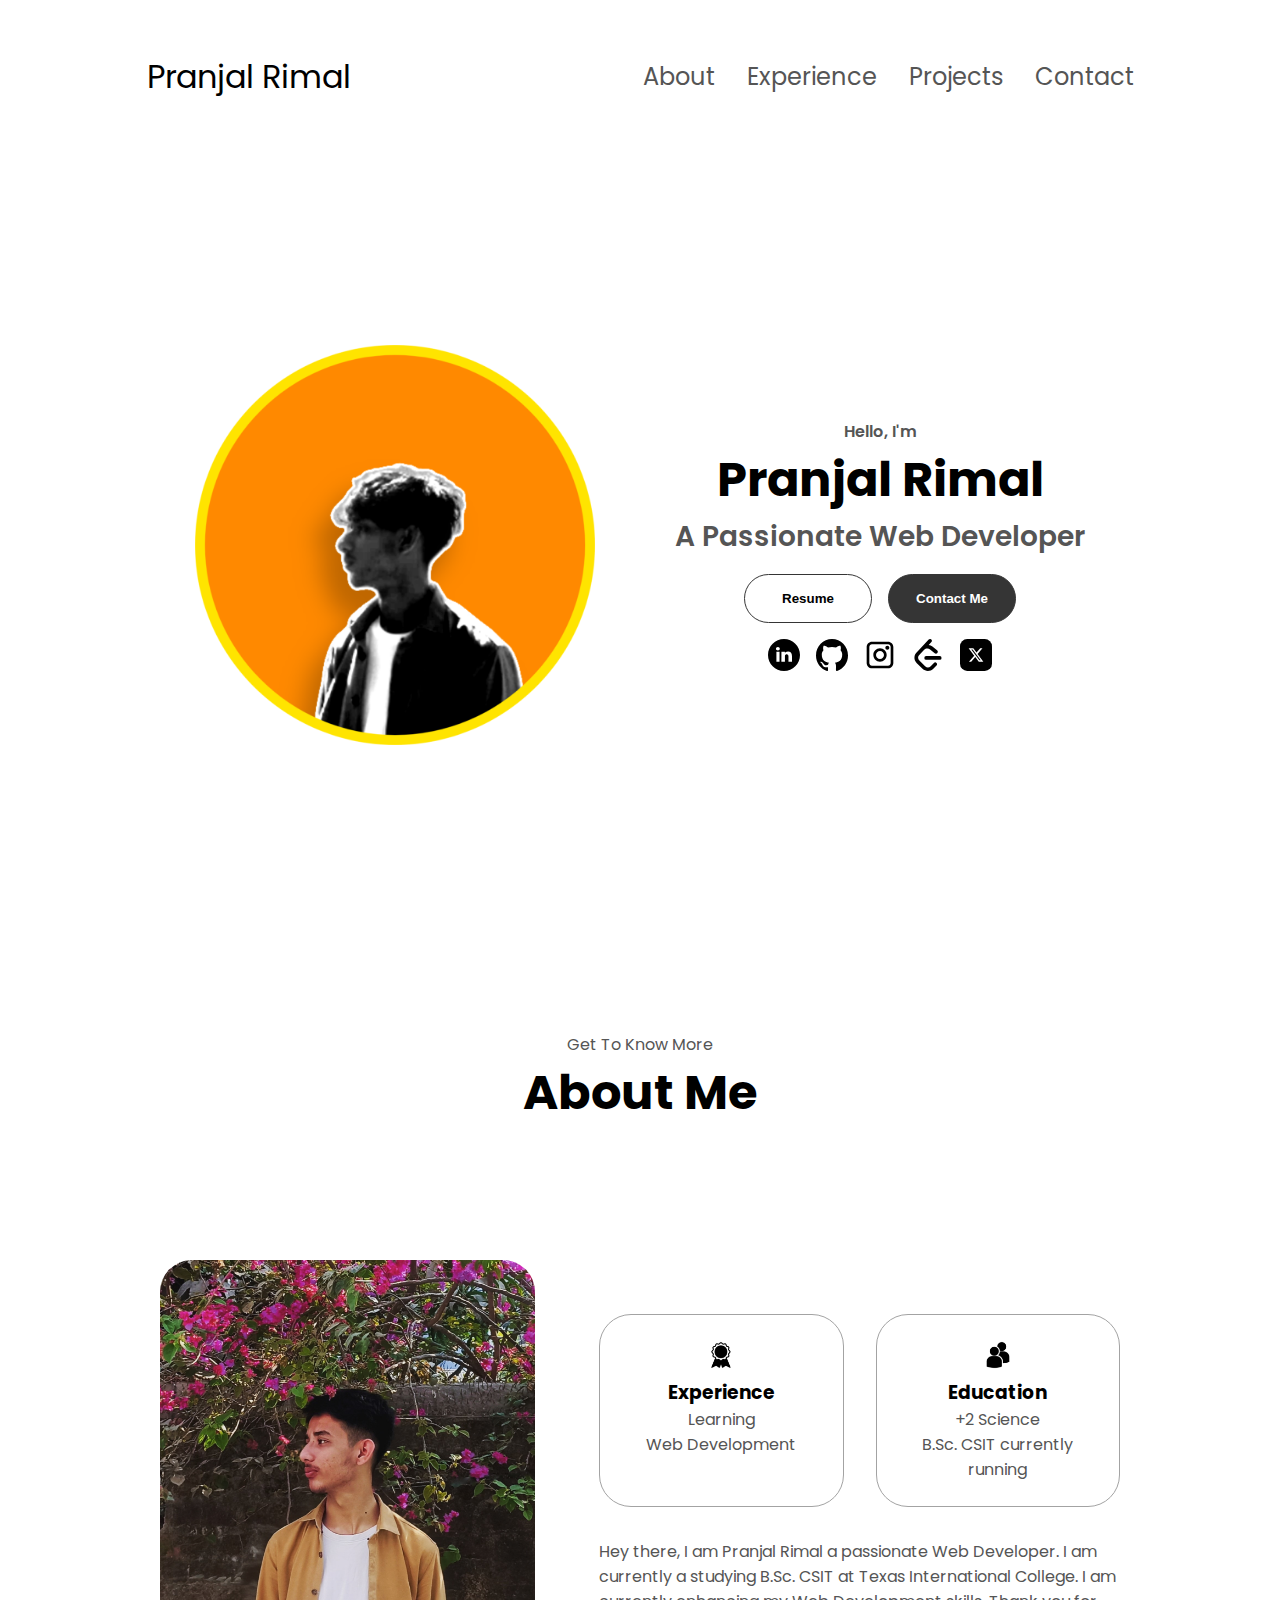
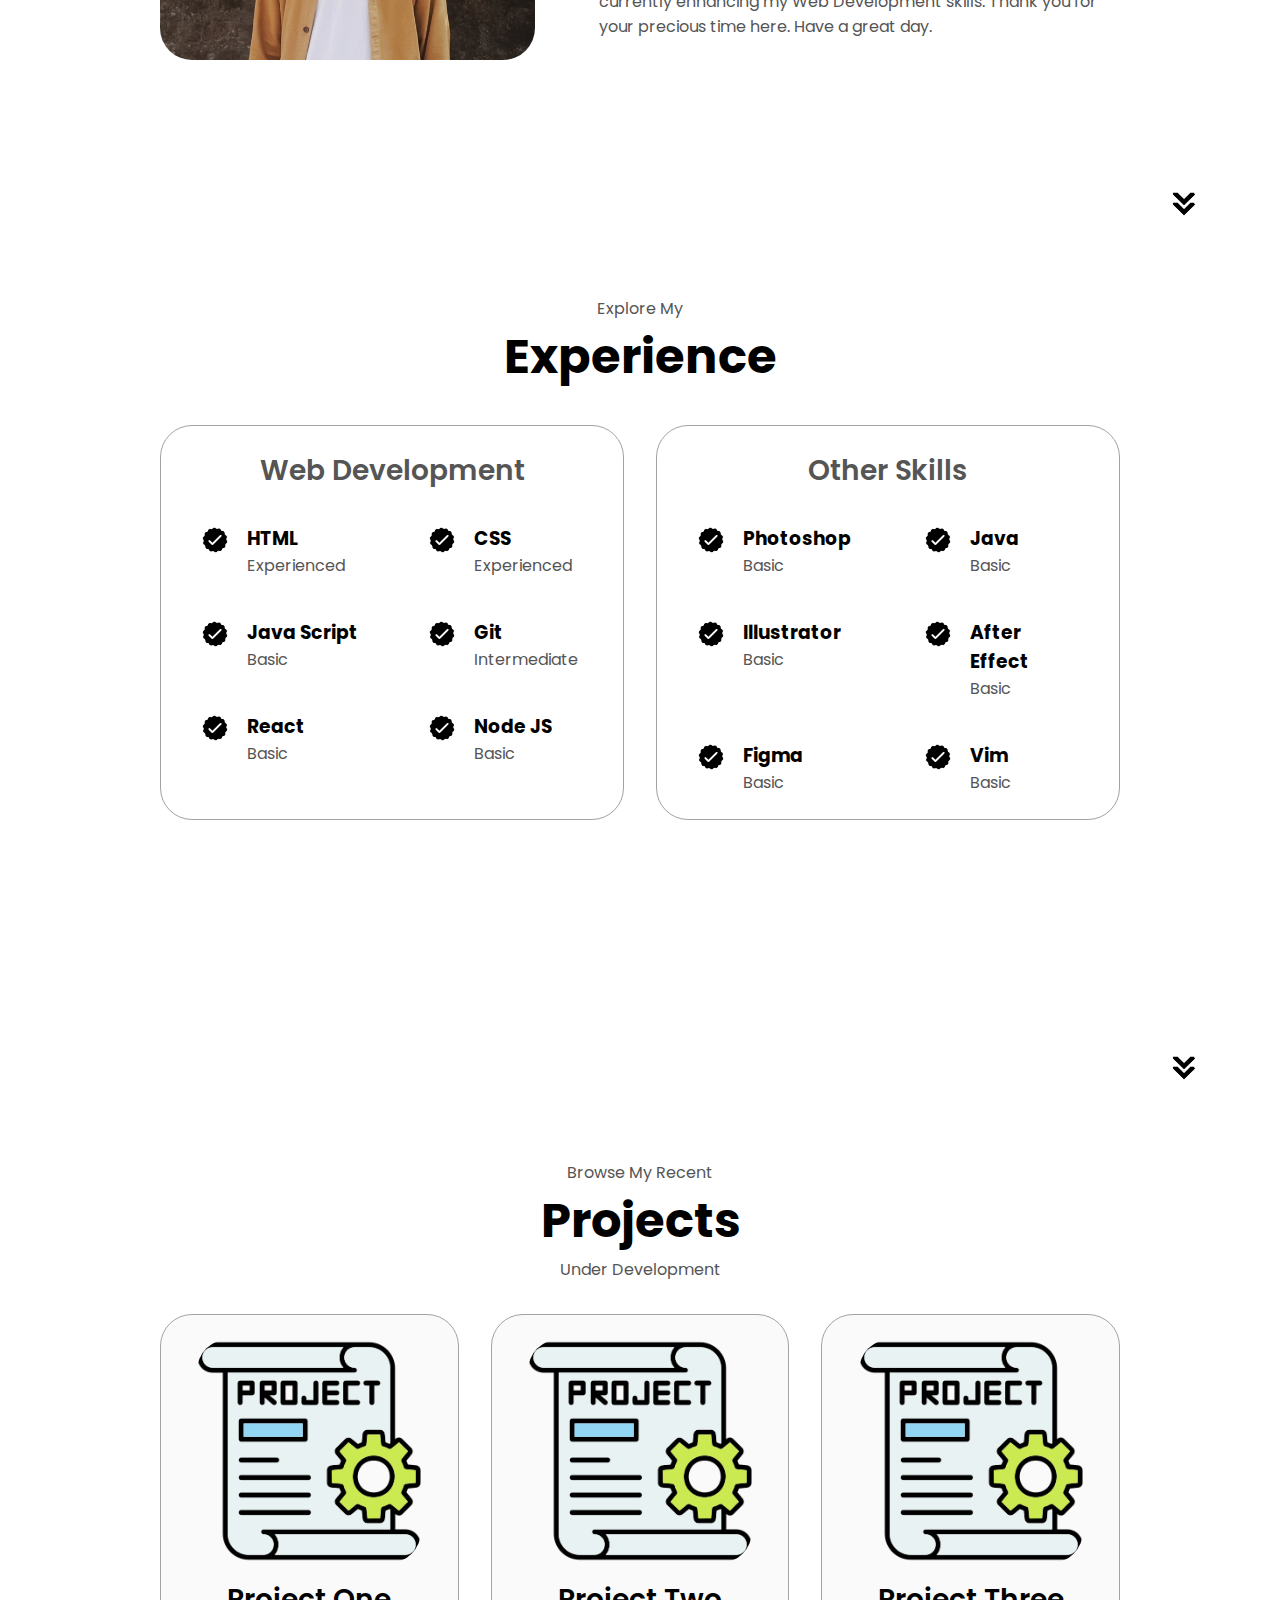
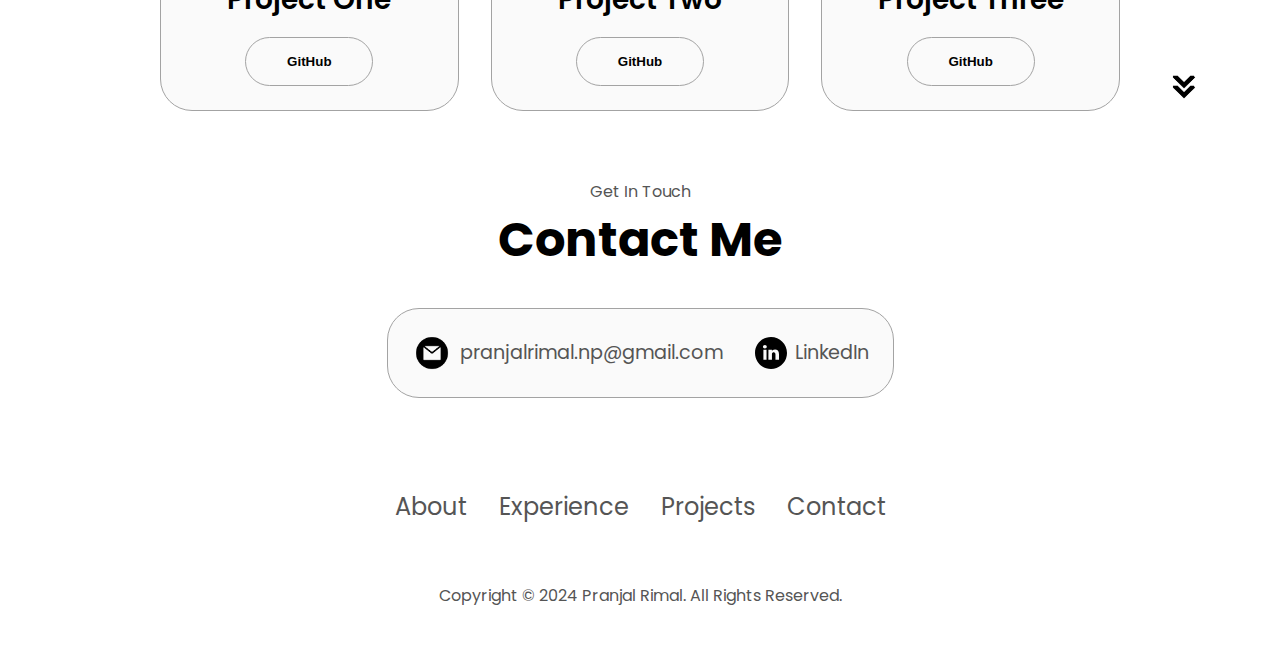
<file: index.html>
<!DOCTYPE html>
<html lang="en">
<head>
    <meta charset="UTF-8">
    <meta name="viewport" content="width=device-width, initial-scale=1.0">
    <title>My Portfolio</title>
    <link rel="shortcut icon" href="./Assets/profile-pic.png" type="./Assets/profile-pic.png">
    <link rel="stylesheet" href="styles.css">
    <link rel="stylesheet" href="mediaqueries.css">
</head>
<body>
    <nav id="desktop-nav">
        <div class="logo">Pranjal Rimal</div>
        <div class="nav-link">
            <ul>
                <li><a href="#about">About</a></li>
                <li><a href="#experience">Experience</a></li>
                <li><a href="#projects">Projects</a></li>
                <li><a href="#contact">Contact</a></li>
            </ul>
        </div>
    </nav>
    <nav id="hamburger-nav">
        <div class="logo">Pranjal Rimal</div>
        <div class="hamburger-menu">
            <div class="hamburger-icon" onclick="toggleMenu()">
                <span></span>
                <span></span>
                <span></span>
            </div>
            <div class="menu-links">
                <li><a href="#about" onclick="toggleMenu()">About</a></li>
                <li><a href="#experience" onclick="toggleMenu()">Experience</a></li>
                <li><a href="#projects" onclick="toggleMenu()">Projects</a></li>
                <li><a href="#contact" onclick="toggleMenu()">Contact</a></li>
            </div>
        </div>
    </nav>
    <section id="profile">
        <div class="section__pic-container">
            <img src="./Assets/profile-pic.png" alt="Pranjal Rimal profile profile pic">
        </div>
        <div class="section__text">
            <p class="section__text__p1">Hello, I'm</p>
            <h1 class="title">Pranjal Rimal</h1>
            <p class="section__text__p2">A Passionate Web Developer</p>
            <div class="btn-container">
                <button class="btn btn-color-2" onclick="window.open('./Assets/resume.pdf')">Resume</button>
                <button class="btn btn-color-1" onclick="location.href='#contact'">Contact Me</button>
            </div>
            <div class="socials-container">
                <img src="./Assets/linkedin.svg" alt="LinkedIn" class="icon" onclick="location.href='https://www.linkedin.com/in/pranzal/'"">
                <img src="./Assets/github.svg" alt="Git Hub" class="icon" onclick="location.href='https://github.com/impranzal'"">
                <img src="./Assets/instagram.svg" alt="Instagram" class="icon" onclick="location.href='https://www.instagram.com/_pranzalfr'"">
                <img src="./Assets/leetcode.svg" alt="Leet Code" class="icon" onclick="location.href='https://leetcode.com/profile/impranjal'"">
                <img src="./Assets/x.svg" alt="X" class="icon" onclick="location.href='https://x.com/_pranzalfr'"">
            </div>
        </div>
    </section>
    <section id="about">
        <p class="section__text__p1">Get To Know More</p>
        <h1 class="title">About Me</h1>
        <div class="section-container">
            <div class="section__pic-container">
                <img src="./Assets/P2.jpg" alt="Profile Picture" class="about-pic">
            </div>
            <div class="about-details-container">
                <div class="about-containers">
                    <div class="details-container">
                        <img src="./Assets/experience.png" alt="Experience" class="icon">
                        <h3>Experience</h3>
                        <p>Learning <br>Web Development</p>
                    </div>
                    <div class="details-container">
                        <img src="./Assets/education.png" alt="Education" class="icon">
                        <h3>Education</h3>
                        <p>+2 Science <br>B.Sc. CSIT currently running</p>
                    </div>
                </div>
                <div class="text-container">
                    <p>Hey there, I am Pranjal Rimal a passionate Web Developer. I am currently a studying B.Sc. CSIT at <a href="https://texasintl.edu.np/" class="texas" target="_blank">Texas International College.</a> I am currently enhancing my Web Development skills. Thank you for your precious time here. Have a great day.</p>
                </div>
            </div>
        </div>
        <img src="./Assets/arrow.png" alt="Arrow Icon" class="icon arrow" onclick="location.href='./#experience'">
    </section>
    <section id="experience">
        <p class="section__text__p1">Explore My</p>
        <h1 class="title">Experience</h1>
        <div class="experience-details-container">
            <div class="about-containers">
                <div class="details-container">
                    <h2 class="experience-subtitle">Web Development</h2>
                    <div class="article-container">
                        <article>
                            <img src="./Assets/checkmark.png" alt="Experience Icon" class="icon">
                            <div>
                                <h3>HTML</h3>
                                <p>Experienced</p>
                            </div>
                        </article>
                        <article>
                            <img src="./Assets/checkmark.png" alt="Experience Icon" class="icon">
                            <div>
                                <h3>CSS</h3>
                                <p>Experienced</p>
                            </div>
                        </article>
                        <article>
                            <img src="./Assets/checkmark.png" alt="Experience Icon" class="icon">
                            <div>
                                <h3>Java Script</h3>
                                <p>Basic</p>
                            </div>
                        </article>
                        <article>
                            <img src="./Assets/checkmark.png" alt="Experience Icon" class="icon">
                            <div>
                                <h3>Git</h3>
                                <p>Intermediate</p>
                            </div>
                        </article>
                        <article>
                            <img src="./Assets/checkmark.png" alt="Experience Icon" class="icon">
                            <div>
                                <h3>React</h3>
                                <p>Basic</p>
                            </div>
                        </article>
                        <article>
                            <img src="./Assets/checkmark.png" alt="Experience Icon" class="icon">
                            <div>
                                <h3>Node JS</h3>
                                <p>Basic</p>
                            </div>
                        </article>
                    </div>
                </div>
                <div class="details-container">
                    <h2 class="experience-subtitle">Other Skills</h2>
                    <div class="article-container">
                        <article>
                            <img src="./Assets/checkmark.png" alt="Experience Icon" class="icon">
                            <div>
                                <h3>Photoshop</h3>
                                <p>Basic</p>
                            </div>
                        </article>
                        <article>
                            <img src="./Assets/checkmark.png" alt="Experience Icon" class="icon">
                            <div>
                                <h3>Java</h3>
                                <p>Basic</p>
                            </div>
                        </article>
                        <article>
                            <img src="./Assets/checkmark.png" alt="Experience Icon" class="icon">
                            <div>
                                <h3>Illustrator</h3>
                                <p>Basic</p>
                            </div>
                        </article>
                        <article>
                            <img src="./Assets/checkmark.png" alt="Experience Icon" class="icon">
                            <div>
                                <h3>After Effect</h3>
                                <p>Basic</p>
                            </div>
                        </article>
                        <article>
                            <img src="./Assets/checkmark.png" alt="Experience Icon" class="icon">
                            <div>
                                <h3>Figma</h3>
                                <p>Basic</p>
                            </div>
                        </article>
                        <article>
                            <img src="./Assets/checkmark.png" alt="Experience Icon" class="icon">
                            <div>
                                <h3>Vim</h3>
                                <p>Basic</p>
                            </div>
                        </article>
                    </div>
                </div>
            </div>
        </div>
        <img src="./Assets/arrow.png" alt="Arrow Icon" class="icon arrow" onclick="location.href='./#projects'">
    </section>
    <section id="projects">
        <p class="section__text__p1">Browse My Recent</p>
        <h1 class="title">Projects</h1>
        <p class="section__text__p1">Under Development</p>
        <div class="experience-details-container">
            <div class="about-containers">
            <div class="details-container color-container">
                <div class="article-container">
                    <img src="./Assets/project.png" alt="Project 1" class="project-img">
                </div>
                <h2 class="experience-subtitle project-title">Project One</h2>
                <div class="btn-container">
                    <button class="btn btn-color-2 project-btn" onclick="location.href='https://github.com/impranzal'">
                        GitHub
                    </button>
                </div>
            </div>
            <div class="details-container color-container">
                <div class="article-container">
                    <img src="./Assets/project.png" alt="Project 1" class="project-img">
                </div>
                <h2 class="experience-subtitle project-title">Project Two</h2>
                <div class="btn-container">
                    <button class="btn btn-color-2 project-btn" onclick="location.href='https://github.com/impranzal'">
                        GitHub
                    </button>
                </div>
            </div>
            <div class="details-container color-container">
                <div class="article-container">
                    <img src="./Assets/project.png" alt="Project 1" class="project-img">
                </div>
                <h2 class="experience-subtitle project-title">Project Three</h2>
                <div class="btn-container">
                    <button class="btn btn-color-2 project-btn" onclick="location.href='https://github.com/impranzal'">
                        GitHub
                    </button>
                </div>
            </div>
            </div>
        </div>
        <img src="./Assets/arrow.png" alt="Arrow Icon" class="icon arrow" onclick="location.href='./#contact'">
    </section>
    <section id="contact">
        <p class="section__text__p1">Get In Touch</p>
        <h1 class="title">Contact Me</h1>
        <div class="contact-info-upper-container">
            <div class="contact-info-container">
                <img src="./Assets/email.png" alt="email" class="icon contact-icon email-icon">
                <p><a href="mailto:pranjalrimal.np@gmail.com">pranjalrimal.np@gmail.com</a></p>
            </div>
            <div class="contact-info-container">
                <img src="./Assets/linkedin.svg" alt="email" class="icon contact-icon">
                <p><a href="https://linkedin.com/in/pranzal">LinkedIn</a></p>
            </div>
        </div>
    </section>
    <footer>
        <nav>
            <div class="nav-links-container">
                <div class="nav-link">
                    <ul>
                        <li><a href="#about">About</a></li>
                        <li><a href="#experience">Experience</a></li>
                        <li><a href="#projects">Projects</a></li>
                        <li><a href="#contact">Contact</a></li>
                    </ul>
                </div>
            </div>
        </nav>
        <p>Copyright &#169; 2024 Pranjal Rimal. All Rights Reserved.</p>
    </footer>
    <script src="script.js"></script>
</body>
</html>
</file>
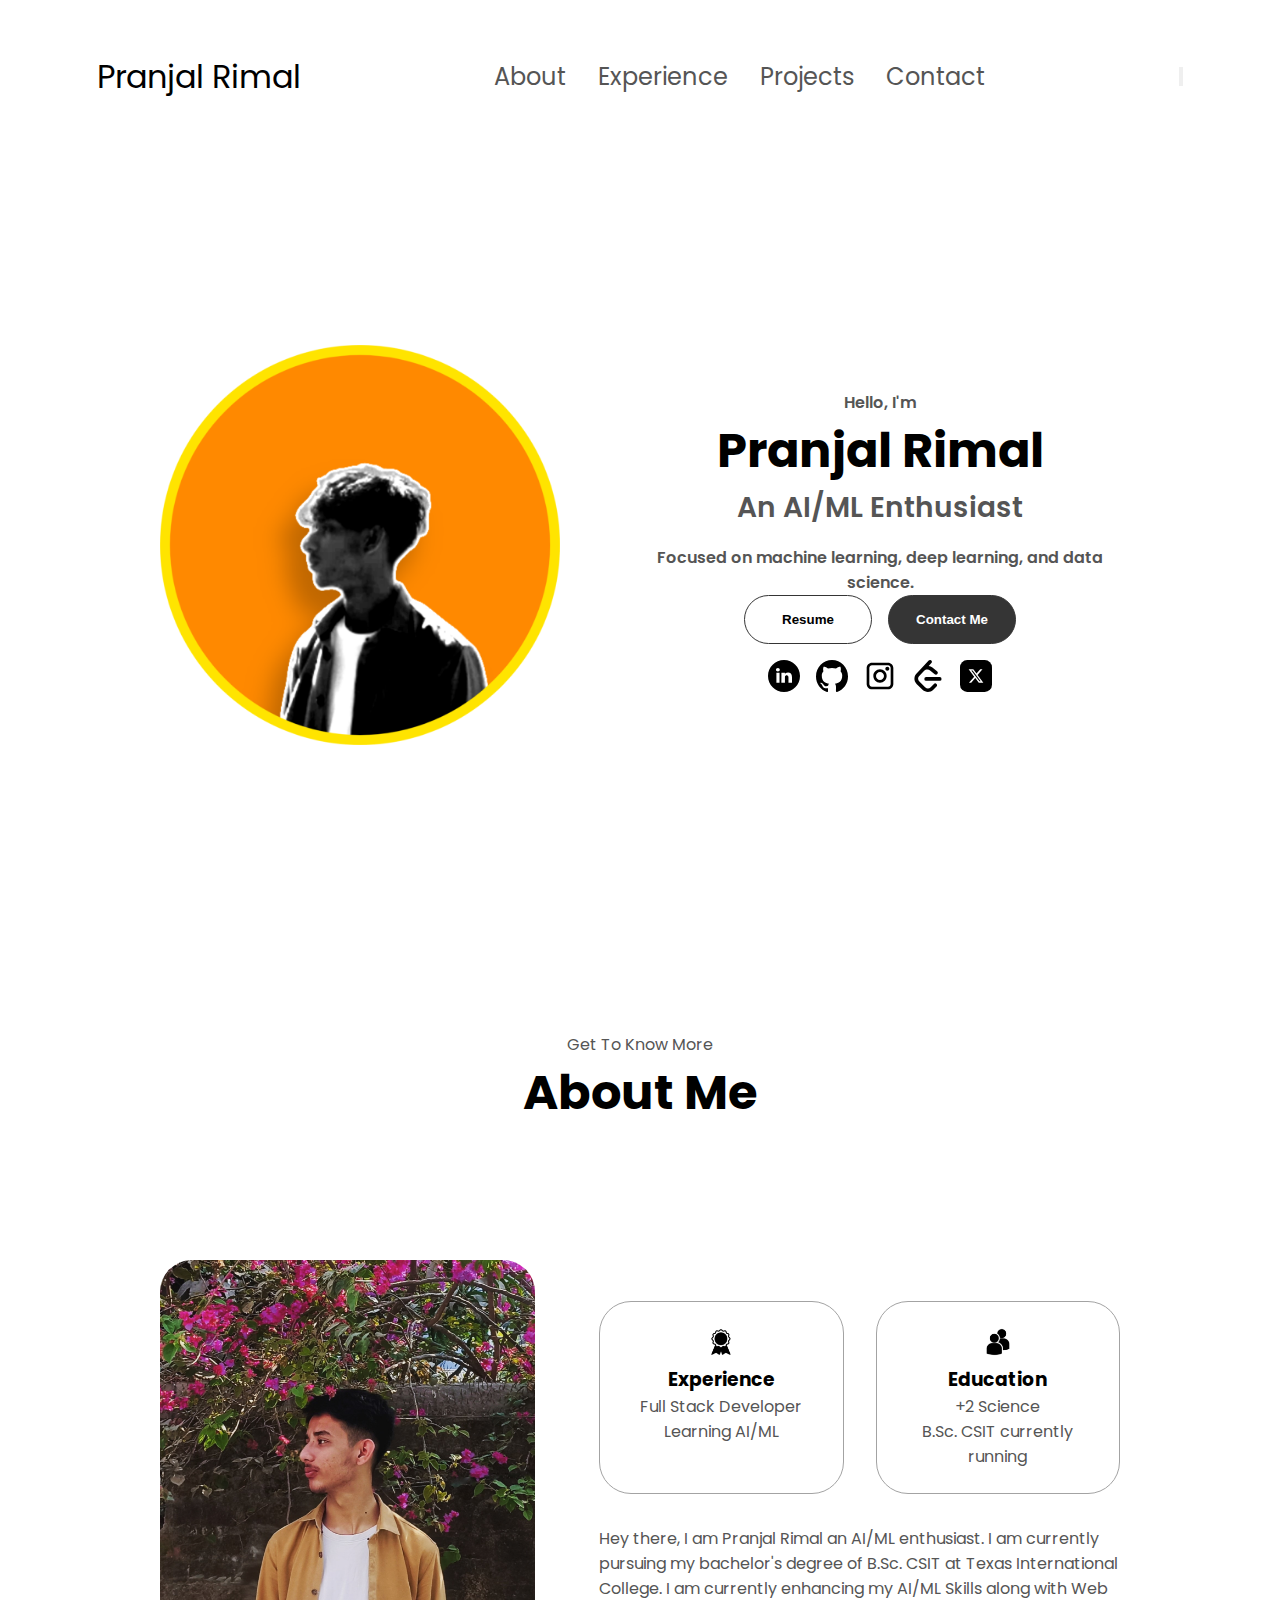
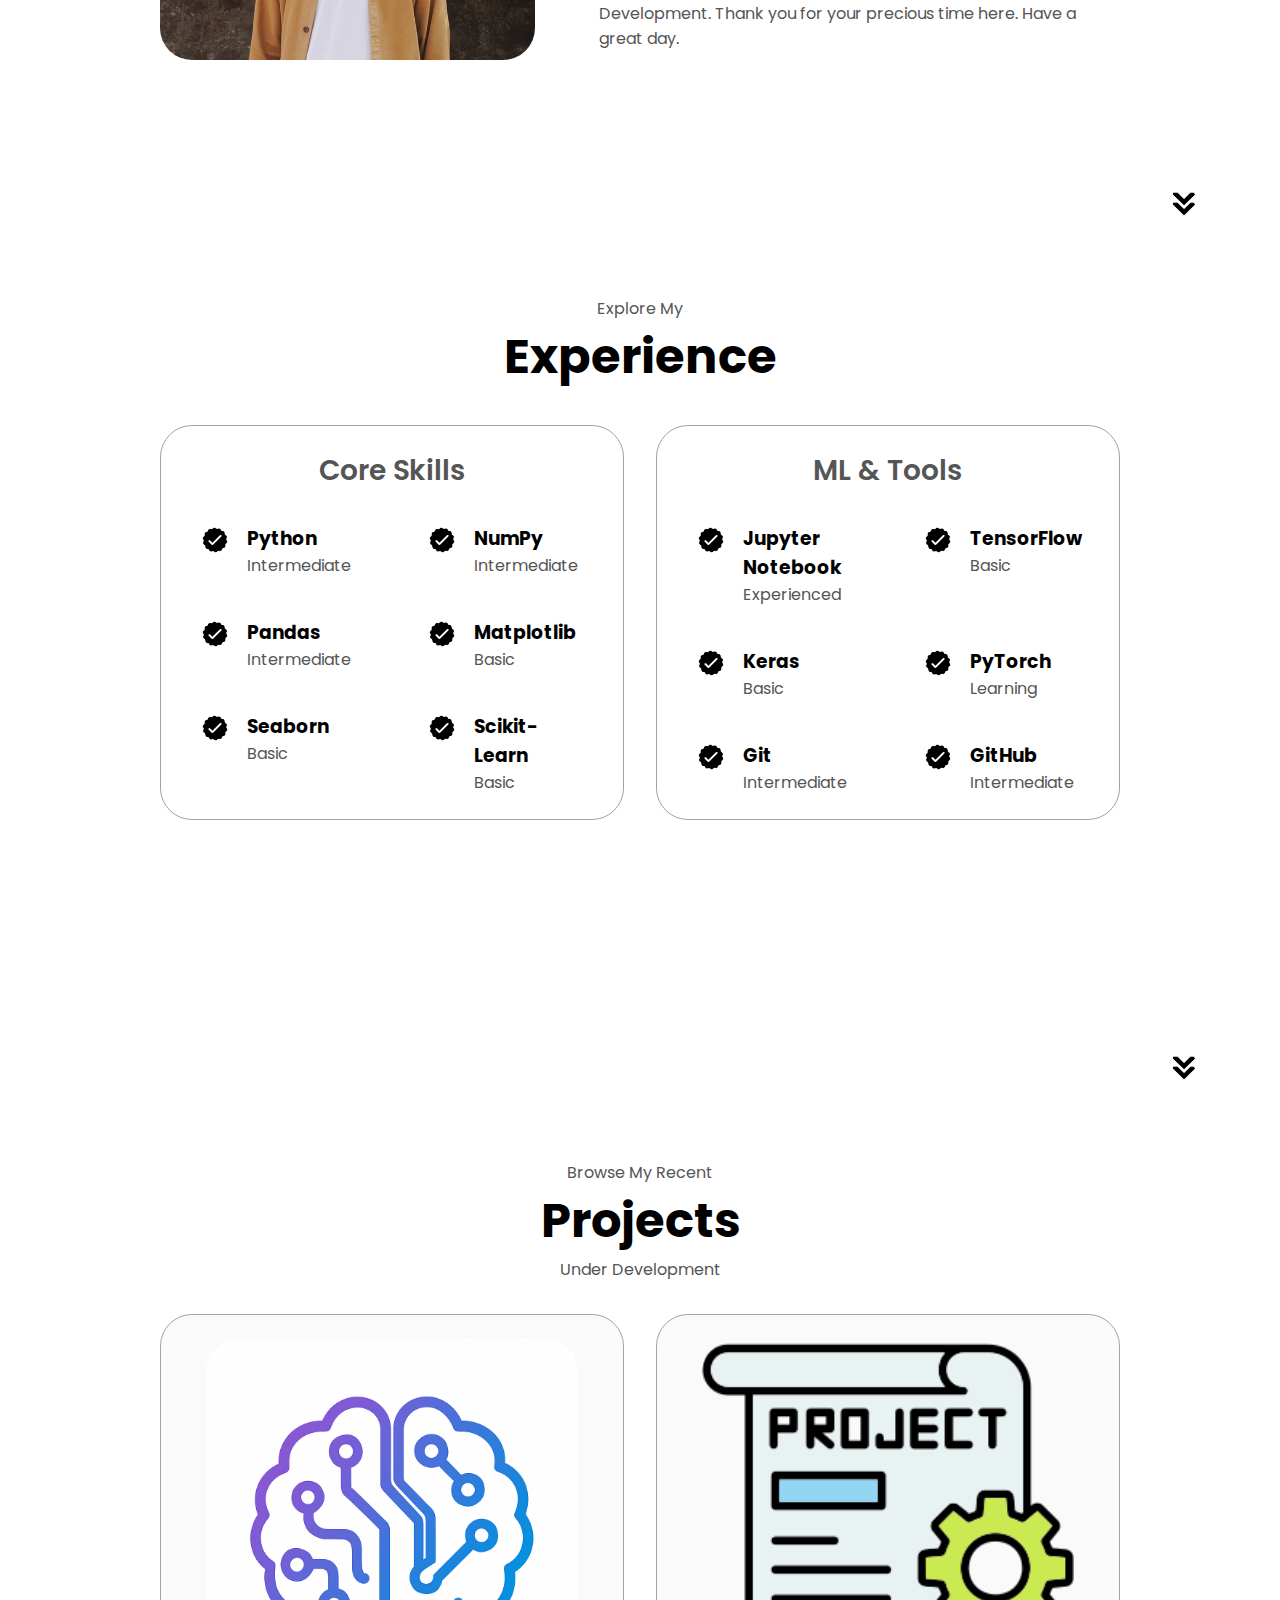
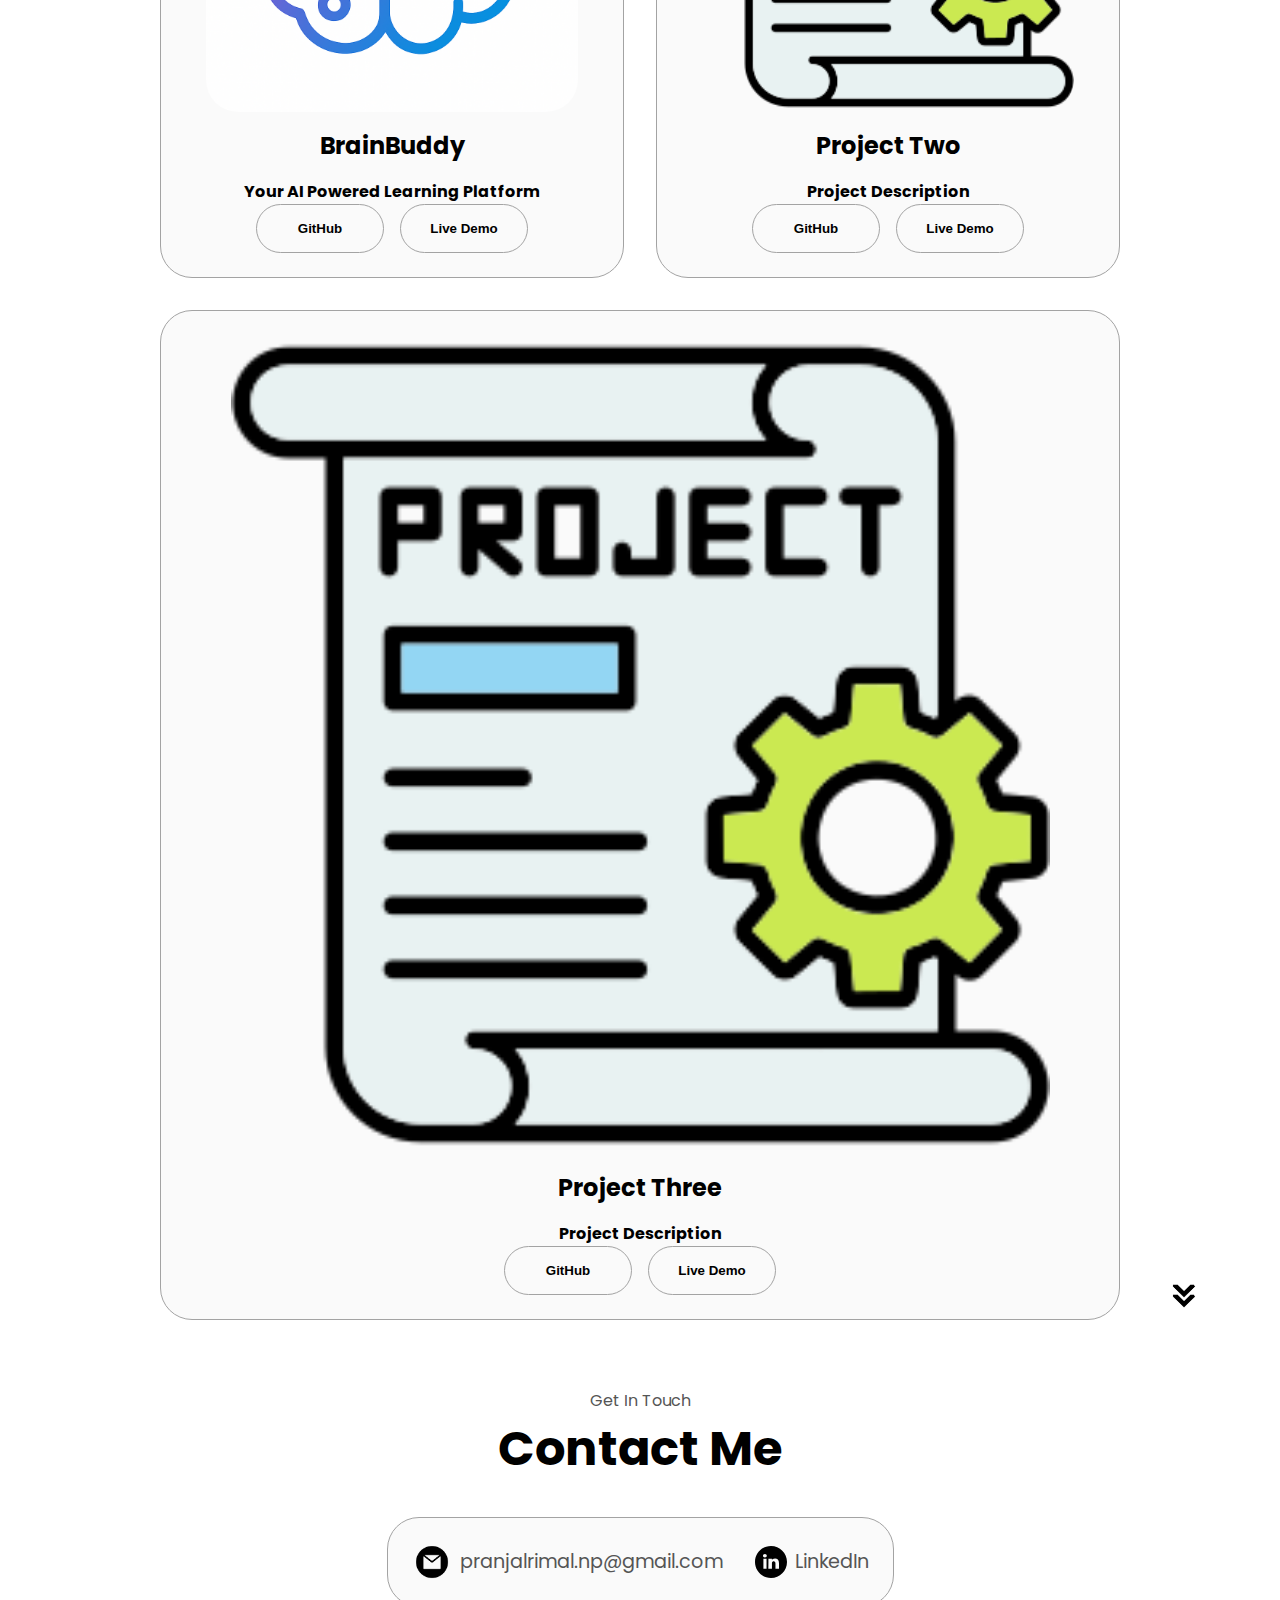
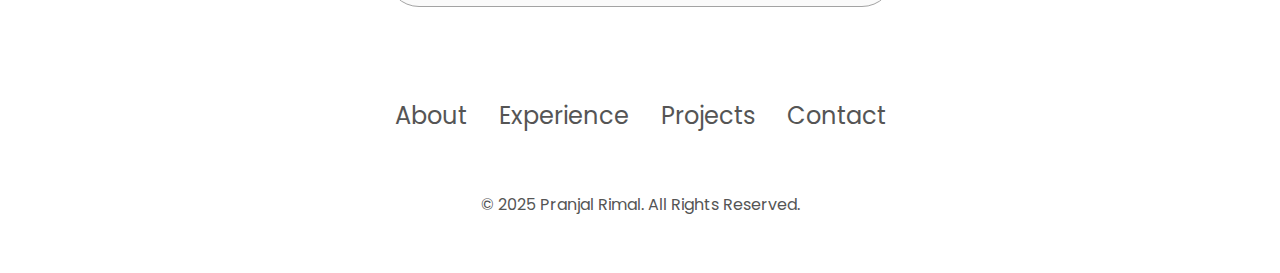
<file: index-original.html>
<!DOCTYPE html>
<html lang="en">
  <head>
    <meta charset="UTF-8" />
    <meta name="viewport" content="width=device-width, initial-scale=1.0" />
    <title>Pranjal Rimal</title>
    <link
      rel="shortcut icon"
      href="./Assets/profile-pic.png"
      type="image/png"
    />
    <link rel="stylesheet" href="styles.css" />
    <link rel="stylesheet" href="mediaqueries.css" />
    <script defer src="script.js"></script>
  </head>
  <body>
    <nav id="desktop-nav">
      <div class="logo">Pranjal Rimal</div>
      <div class="nav-link">
        <ul>
          <li><a href="#about">About</a></li>
          <li><a href="#experience">Experience</a></li>
          <li><a href="#projects">Projects</a></li>
          <li><a href="#contact">Contact</a></li>
        </ul>
      </div>
      <button id="theme-toggle" aria-label="Toggle Dark Mode">
        <img id="theme-icon" src="./Assets/Moon.svg" alt="Theme toggle icon" />
      </button>
    </nav>

    <nav id="hamburger-nav">
      <div class="logo">Pranjal Rimal</div>
      <div class="hamburger-menu">
        <div class="hamburger-icon" onclick="toggleMenu()">
          <span></span>
          <span></span>
          <span></span>
        </div>
        <div class="menu-links">
          <ul>
            <li><a href="#about" onclick="toggleMenu()">About</a></li>
            <li><a href="#experience" onclick="toggleMenu()">Experience</a></li>
            <li><a href="#projects" onclick="toggleMenu()">Projects</a></li>
            <li><a href="#contact" onclick="toggleMenu()">Contact</a></li>
          </ul>
        </div>
      </div>
    </nav>

    <section id="profile">
      <div class="section__pic-container">
        <img
          src="./Assets/profile-pic.png"
          alt="Pranjal Rimal profile picture"
        />
      </div>
      <div class="section__text">
        <p class="section__text__p1">Hello, I'm</p>
        <h1 class="title">Pranjal Rimal</h1>
        <p class="section__text__p2">An AI/ML Enthusiast</p>
        <p class="section__text__p3">
          Focused on machine learning, deep learning, and data science.
        </p>
        <div class="btn-container">
          <button
            class="btn btn-color-2"
            onclick="window.open('./Assets/resume.pdf')"
          >
            Resume
          </button>
          <button class="btn btn-color-1" onclick="location.href='#contact'">
            Contact Me
          </button>
        </div>
        <div class="socials-container">
          <a
            href="https://www.linkedin.com/in/pranzal/"
            target="_blank"
            rel="noopener noreferrer"
            aria-label="LinkedIn"
          >
            <img src="./Assets/linkedin.svg" alt="LinkedIn" class="icon" />
          </a>
          <a
            href="https://github.com/impranzal"
            target="_blank"
            rel="noopener noreferrer"
            aria-label="GitHub"
          >
            <img src="./Assets/github.svg" alt="GitHub" class="icon" />
          </a>
          <a
            href="https://www.instagram.com/_pranzalfr"
            target="_blank"
            rel="noopener noreferrer"
            aria-label="Instagram"
          >
            <img src="./Assets/instagram.svg" alt="Instagram" class="icon" />
          </a>
          <a
            href="https://leetcode.com/profile/impranjal"
            target="_blank"
            rel="noopener noreferrer"
            aria-label="LeetCode"
          >
            <img src="./Assets/leetcode.svg" alt="LeetCode" class="icon" />
          </a>
          <a
            href="https://x.com/_pranzalfr"
            target="_blank"
            rel="noopener noreferrer"
            aria-label="X"
          >
            <img src="./Assets/x.svg" alt="X" class="icon" />
          </a>
        </div>
      </div>
    </section>
    <section id="about">
      <p class="section__text__p1">Get To Know More</p>
      <h1 class="title">About Me</h1>
      <div class="section-container">
        <div class="section__pic-container">
          <img src="./Assets/P2.jpg" alt="Profile Picture" class="about-pic" />
        </div>
        <div class="about-details-container">
          <div class="about-containers">
            <div class="details-container">
              <img
                src="./Assets/experience.png"
                alt="Experience"
                class="icon"
              />
              <h3>Experience</h3>
              <p>Full Stack Developer <br />Learning AI/ML</p>
            </div>
            <div class="details-container">
              <img src="./Assets/education.png" alt="Education" class="icon" />
              <h3>Education</h3>
              <p>+2 Science <br />B.Sc. CSIT currently running</p>
            </div>
          </div>
          <div class="text-container">
            <p>
              Hey there, I am Pranjal Rimal an AI/ML enthusiast. I am currently
              pursuing my bachelor's degree of B.Sc. CSIT at
              <a href="https://texasintl.edu.np/" class="texas" target="_blank"
                >Texas International College.</a
              >
              I am currently enhancing my AI/ML Skills along with Web
              Development. Thank you for your precious time here. Have a great
              day.
            </p>
          </div>
        </div>
      </div>
      <img
        src="./Assets/arrow.png"
        alt="Arrow Icon"
        class="icon arrow"
        onclick="location.href='./#experience'"
      />
    </section>
    <section id="experience">
      <p class="section__text__p1">Explore My</p>
      <h1 class="title">Experience</h1>
      <div class="experience-details-container">
        <div class="about-containers">
          <!-- Core Skills -->
          <div class="details-container">
            <h2 class="experience-subtitle">Core Skills</h2>
            <div class="article-container">
              <article>
                <img
                  src="./Assets/checkmark.png"
                  alt="Experience Icon"
                  class="icon"
                />
                <div>
                  <h3>Python</h3>
                  <p>Intermediate</p>
                </div>
              </article>
              <article>
                <img
                  src="./Assets/checkmark.png"
                  alt="Experience Icon"
                  class="icon"
                />
                <div>
                  <h3>NumPy</h3>
                  <p>Intermediate</p>
                </div>
              </article>
              <article>
                <img
                  src="./Assets/checkmark.png"
                  alt="Experience Icon"
                  class="icon"
                />
                <div>
                  <h3>Pandas</h3>
                  <p>Intermediate</p>
                </div>
              </article>
              <article>
                <img
                  src="./Assets/checkmark.png"
                  alt="Experience Icon"
                  class="icon"
                />
                <div>
                  <h3>Matplotlib</h3>
                  <p>Basic</p>
                </div>
              </article>
              <article>
                <img
                  src="./Assets/checkmark.png"
                  alt="Experience Icon"
                  class="icon"
                />
                <div>
                  <h3>Seaborn</h3>
                  <p>Basic</p>
                </div>
              </article>
              <article>
                <img
                  src="./Assets/checkmark.png"
                  alt="Experience Icon"
                  class="icon"
                />
                <div>
                  <h3>Scikit-Learn</h3>
                  <p>Basic</p>
                </div>
              </article>
            </div>
          </div>

          <!-- ML & Tools -->
          <div class="details-container">
            <h2 class="experience-subtitle">ML & Tools</h2>
            <div class="article-container">
              <article>
                <img
                  src="./Assets/checkmark.png"
                  alt="Experience Icon"
                  class="icon"
                />
                <div>
                  <h3>Jupyter Notebook</h3>
                  <p>Experienced</p>
                </div>
              </article>
              <article>
                <img
                  src="./Assets/checkmark.png"
                  alt="Experience Icon"
                  class="icon"
                />
                <div>
                  <h3>TensorFlow</h3>
                  <p>Basic</p>
                </div>
              </article>
              <article>
                <img
                  src="./Assets/checkmark.png"
                  alt="Experience Icon"
                  class="icon"
                />
                <div>
                  <h3>Keras</h3>
                  <p>Basic</p>
                </div>
              </article>
              <article>
                <img
                  src="./Assets/checkmark.png"
                  alt="Experience Icon"
                  class="icon"
                />
                <div>
                  <h3>PyTorch</h3>
                  <p>Learning</p>
                </div>
              </article>
              <article>
                <img
                  src="./Assets/checkmark.png"
                  alt="Experience Icon"
                  class="icon"
                />
                <div>
                  <h3>Git</h3>
                  <p>Intermediate</p>
                </div>
              </article>
              <article>
                <img
                  src="./Assets/checkmark.png"
                  alt="Experience Icon"
                  class="icon"
                />
                <div>
                  <h3>GitHub</h3>
                  <p>Intermediate</p>
                </div>
              </article>
            </div>
          </div>
        </div>
      </div>
      <img
        src="./Assets/arrow.png"
        alt="Arrow Icon"
        class="icon arrow"
        onclick="location.href='./#projects'"
      />
    </section>
    <section id="projects">
      <p class="section__text__p1">Browse My Recent</p>
      <h1 class="title">Projects</h1>
      <p class="section__text__p1">Under Development</p>
      <div class="experience-details-container">
        <div class="about-containers">
          <div class="details-container color-container">
            <div class="article-container">
              <img
                src="./Assets/brainbuddy.png"
                alt="BrainBuddy"
                class="project-img"
              />
            </div>
            <h2 class="project-title">BrainBuddy</h2>
            <h4 class="project-subtitle">Your AI Powered Learning Platform</h4>
            <div class="btn-container">
              <a
                target="_blank"
                rel="noopener noreferrer"
                href="https://github.com/impranzal/brainBuddy"
              >
                <button class="btn btn-color-2 project-btn">GitHub</button>
              </a>
              <a
                target="_blank"
                rel="noopener noreferrer"
                href="https://github.com/impranzal/brainBuddy"
              >
                <button class="btn btn-color-2 project-btn">Live Demo</button>
              </a>
            </div>
          </div>
          <div class="details-container color-container">
            <div class="article-container">
              <img
                src="./Assets/project.png"
                alt="Project 1"
                class="project-img"
              />
            </div>
            <h2 class="project-title">Project Two</h2>
            <h4 class="project-subtitle">Project Description</h4>
            <div class="btn-container">
              <a
                target="_blank"
                rel="noopener noreferrer"
                href="https://github.com/impranzal"
              >
                <button class="btn btn-color-2 project-btn">GitHub</button>
              </a>
              <a
                target="_blank"
                rel="noopener noreferrer"
                href="https://github.com/impranzal"
              >
                <button class="btn btn-color-2 project-btn">Live Demo</button>
              </a>
            </div>
          </div>
          <div class="details-container color-container">
            <div class="article-container">
              <img
                src="./Assets/project.png"
                alt="Project 1"
                class="project-img"
              />
            </div>
            <h2 class="project-title">Project Three</h2>
            <h4 class="project-subtitle">Project Description</h4>
            <div class="btn-container">
              <a
                target="_blank"
                rel="noopener noreferrer"
                href="https://github.com/impranzal"
              >
                <button class="btn btn-color-2 project-btn">GitHub</button>
              </a>
              <a
                target="_blank"
                rel="noopener noreferrer"
                href="https://github.com/impranzal"
              >
                <button class="btn btn-color-2 project-btn">Live Demo</button>
              </a>
            </div>
          </div>
        </div>
      </div>
      <img
        src="./Assets/arrow.png"
        alt="Arrow Icon"
        class="icon arrow"
        onclick="location.href='./#contact'"
      />
    </section>
    <section id="contact">
      <p class="section__text__p1">Get In Touch</p>
      <h1 class="title">Contact Me</h1>
      <div class="contact-info-upper-container">
        <div class="contact-info-container">
          <img
            src="./Assets/email.png"
            alt="email"
            class="icon contact-icon email-icon"
          />
          <p>
            <a href="mailto:pranjalrimal.np@gmail.com"
              >pranjalrimal.np@gmail.com</a
            >
          </p>
        </div>
        <div class="contact-info-container">
          <img
            src="./Assets/linkedin.svg"
            alt="email"
            class="icon contact-icon"
          />
          <p><a href="https://linkedin.com/in/pranzal">LinkedIn</a></p>
        </div>
      </div>
    </section>
    <footer>
      <nav>
        <div class="nav-links-container">
          <div class="nav-link">
            <ul>
              <li><a href="#about">About</a></li>
              <li><a href="#experience">Experience</a></li>
              <li><a href="#projects">Projects</a></li>
              <li><a href="#contact">Contact</a></li>
            </ul>
          </div>
        </div>
      </nav>
      <p>&copy; 2025 Pranjal Rimal. All Rights Reserved.</p>
    </footer>
  </body>
</html>
</file>
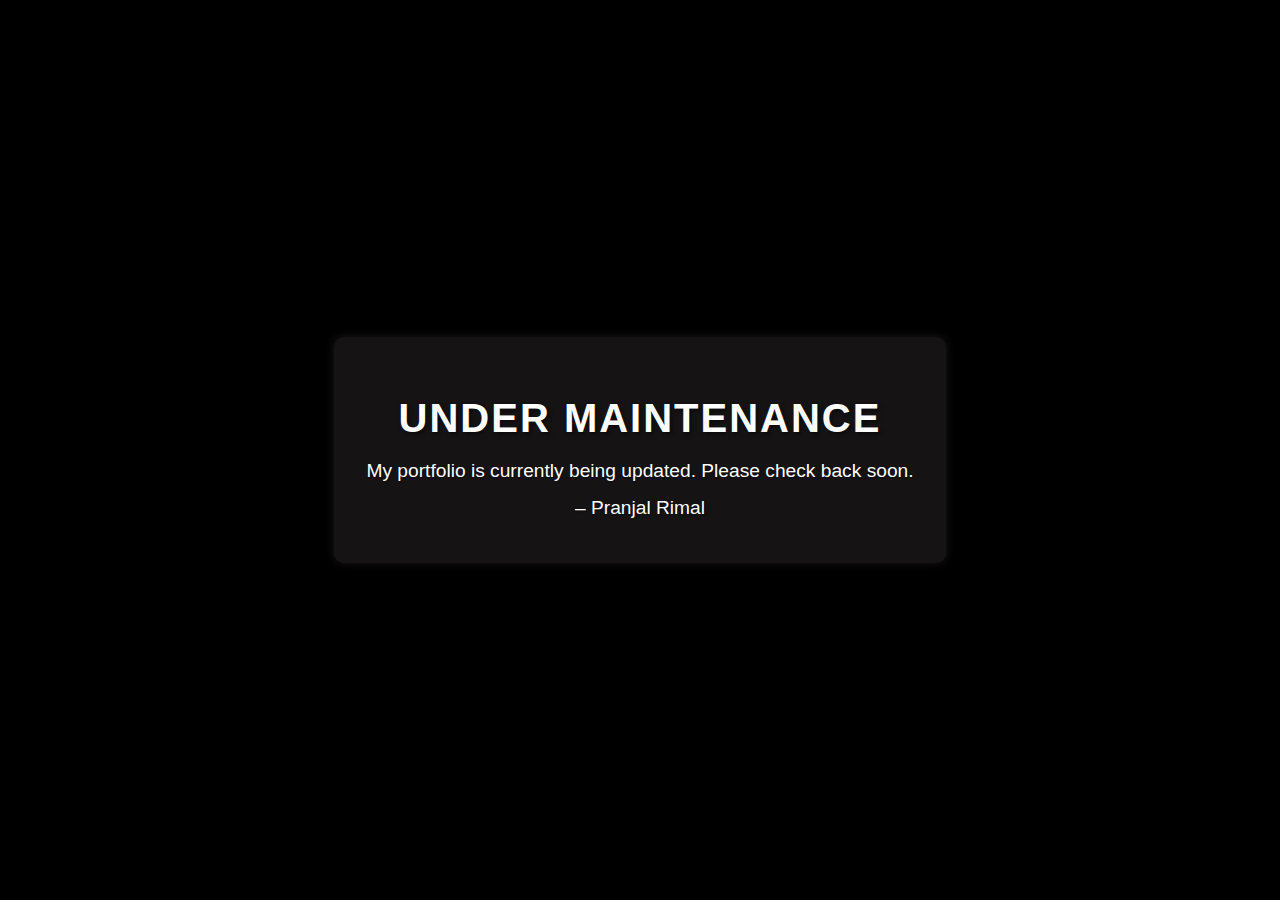
<file: maintenance.html>
<!DOCTYPE html>
<html lang="en">
<head>
  <meta charset="UTF-8">
  <meta name="viewport" content="width=device-width, initial-scale=1.0">
  <link rel="shortcut icon" href="./Assets/profile-pic.png" type="./Assets/profile-pic.png">
  <title>My Portfolio</title>
  <style>
    body {
      margin: 0;
      font-family:sans-serif;
      background: #000000;
      display: flex;
      justify-content: center;
      align-items: center;
      height: 100vh;
      text-align: center;
    }
    .container {
      padding: 2rem;
      background: rgb(21, 19, 19);
      box-shadow: 0 0 10px rgba(255, 255, 255, 0.1);
      border-radius: 10px;
    }
    h1 {
      color: #ffffff;
        margin-bottom: 1rem;
        font-size: 2.5rem;
        text-transform: uppercase;
        letter-spacing: 2px;
        font-weight: bold;
        text-shadow: 2px 2px 4px rgba(0, 0, 0, 0.5);
    }
    p {
      color: #ffffff;
        font-size: 1.2rem;
        margin: 0.5rem 0;
        line-height: 1.5;
        text-shadow: 1px 1px 2px rgba(0, 0, 0, 0.5);
    }
  </style>
</head>
<body>
  <div class="container">
    <h1>Under Maintenance</h1>
    <p>My portfolio is currently being updated. Please check back soon.</p>
    <p>– Pranjal Rimal</p>
  </div>
</body>
</html>
</file>
<file: styles.css>
/* General Styling */

@import url('https://fonts.googleapis.com/css2?family=Poppins:ital,wght@0,100;0,200;0,300;0,400;0,500;0,600;0,700;0,800;0,900;1,100;1,200;1,300;1,400;1,500;1,600;1,700;1,800;1,900&display=swap');

*{
    padding: 0;
    margin: 0;
    box-sizing: border-box;
}

body{
    font-family: 'Poppins', sans-serif;
}

html{
    scroll-behavior: smooth;
}

p{
    color: rgb(85, 85, 85);
}

/* Transition */

a, .btn{
    transition: all 300ms ease;
}

/* Desktop Nav */

nav{
    justify-content: space-around;
    align-items: center;
    height: 17vh;
    display: flex;
}

.nav-link ul{
    gap: 2rem;
    list-style: none;
    font-size: 1.5rem;
    display: flex;
    flex-wrap: wrap;
}

a{
    color: black;
    text-decoration: none;
    text-decoration-color: white;
}

ul a:hover{
    color: grey;
    text-decoration: underline;
    text-underline-offset: .5rem;
    text-decoration-color: rgb(181, 181, 181);
}

.logo{
    font-size: 2rem;
}

.logo:hover{
    cursor: default;
}

/* Hamburger Menu */

#hamburger-nav{
    display: none;
}

.hamburger-menu{
    position: relative;
    display: inline-block;
}

.hamburger-icon{ 
    display: flex;
    flex-direction: column;
    justify-content: space-between;
    height: 24px;
    width: 30px;
    cursor: pointer;
}

.hamburger-icon span{
    width: 100%;
    height: 2px;
    background-color: black;
    transition: all 0.3 ease-in-out;
}

.menu-links{
    position: absolute;
    top: 100%;
    right: 0;
    background-color: white;
    width: fit-content;
    max-height: 0;
    overflow: hidden;
    transition: all 0.3 ease-in-out;
}

.menu-links a{
    display: block;
    padding: 10px;
    text-align: center;
    font-size: 1.5rem;
    color: black;
    text-decoration: none;
    transition: all 0.3 ease-in-out;
}

.menu-links li{
    list-style: none;
}

.menu-links.open{
    max-height: 300px;
}

.hamburger-icon.open span:first-child{
    transform: rotate(45deg) translate(10px, 5px);
}

.hamburger-icon.open span:nth-child(2){
    opacity: 0;
}

.hamburger-icon.open span:last-child{
    transform: rotate(-45deg) translate(10px, -5px);
}

.hamburger-icon span:first-child{
    transform: none;
}

.hamburger-icon span:first-child{
    opacity: 1;
}

.hamburger-icon span:first-child{
    transform: none;
}

/* Sections */

section{
    padding-top: 4vh;
    height: 96vh;
    margin: 0 10rem;
    box-sizing: border-box;
    min-height: fit-content;
}

.section-container{
    display: flex;
}

/* Profile Section */

#profile{
    display: flex;
    justify-content: center;
    gap: 5rem;
    height: 80vh;
}

.section__pic-container{
    display: flex;
    height: 400px;
    width: 400px;
    margin: auto 0;
}

.section__text{
    align-self: center;
    text-align: center;
}

.section__text p{
    font-weight: 600;
}

.section__text__p1{
    text-align: center;
}

.section__text__p2{
    text-align: center;
    font-size: 1.75rem;
    margin-bottom: 1rem;
}

.title{
    font-size: 3rem;
    text-align: center;
}

.socials-container{
    display: flex;
    justify-content: center;
    margin-top: 1rem;
    gap: 1rem;
}

/* Icons */

.icon{
    cursor: pointer;
    height: 2rem;
}

/* Buttons */

.btn-container{
    display: flex;
    justify-content: center;
    gap: 1rem;
}

.btn{
    font-weight: 600;
    transition: all 300ms ease;
    padding: 1rem;
    width: 8rem;
    border-radius: 2rem;
    border: rgb(53, 53, 53) 0.1rem solid;
}

.btn-color-1:hover, .btn-color-2:hover{
    cursor: pointer;
}

.btn-color-1, .btn-color-2:hover{
    background: rgb(53, 53, 53);
    color: white;
}

.btn-color-1:hover{
    background: rgb(0, 0, 0);
    border: rgb(255, 255, 255) 0.1rem solid;
}

.btn-color-2{
    background: none;
}

.btn-color-2:hover{
    border: rgb(255, 255, 255) 0.1rem solid;
}

/* About Section */

#about{
    position: relative;
}


a, .texas{
    color: rgb(85, 85, 85);
}

.about-containers{
    gap: 2rem;
    margin-bottom: 2rem;
    margin-top: 2rem;
}

.about-details-container{
    justify-content: center;
    flex-direction: column;
}

.about-containers, .about-details-container{
    display: flex;
}

.about-pic{
    border-radius: 2rem;
}

.arrow{
    position: absolute;
    right: -5rem;
    bottom: 2.5rem;
}

.details-container{
    padding: 1.5rem;
    flex: 1;
    background: white;
    border-radius: 2rem;
    border: rgb(53, 53, 53) 0.1rem solid;
    border-color: rgb(163, 163, 163);
    text-align: center;
}

.section-container{
    gap: 4rem;
    height: 80%;
}

.section__pic-container{
    height: 400px;
    width: 400px;
    margin: auto 0;
}

/* Experience Section */

#experience{
    position: relative;
}

.experience-subtitle{
    color: rgb(85, 85, 85);
    font-weight: 600;
    font-size: 1.75rem;
    margin-bottom: 2rem;
}

.experience-details-container{
    display: flex;
    justify-content: center;
    flex-direction: column;
}

.article-container{
    display: flex;
    text-align: initial;
    flex-wrap: wrap;
    flex-direction: row;
    gap: 2.5rem;
    justify-content: space-around;
}

article{
    display: flex;
    width: 10rem;
    justify-content: flex-start;
    gap: 1rem;
}

article .icon{
    cursor: default;
}

/* Projects Section */

#projects{
    position: relative;
}

.color-container{
    border-color: rgb(163, 163, 163);
    background: rgb(250, 250, 250);
}

.project-img{
    border-radius: 2rem;
    width: 90%;
    height: 90%;
}

.project-title{
    margin: 1rem;
    color: black;
}

.project-btn{
    color: black;
    border-color: rgb(163, 163, 163);
}

/* Contact Section */

#contact{
    display: flex;
    justify-content: center;
    flex-direction: column;
    height: 70vh;
}

.contact-info-upper-container{
    display: flex;
    justify-content: center;
    border-radius: 2rem;
    border: rgb(53, 53, 53) 0.1rem solid;
    border-color: rgb(163, 163, 163);
    background: rgb(250, 250, 250);
    margin: 2rem auto;
    padding: 0.5rem;
}

.contact-info-container{
    display: flex;
    align-items: center;
    justify-content: center;
    gap: 0.5rem;
    margin: 1rem;
}

.contact-info-container p{
    font-size: larger;
}

.contact-icon{
    cursor: default;
    height: 2rem;
}

.email-icon{
    height: 2.5rem;
}

/* Footer Section */

footer{
    height: 26vh;
    margin: 0 1rem;
}

footer p{
    text-align: center;
}
</file>
<file: mediaqueries.css>
@media screen and (max-width: 1400px) {
  #profile {
    height: 83vh;
    margin-bottom: 6rem;
  }
  .about-containers {
    flex-wrap: wrap;
  }
  #contact,
  #projects {
    height: fit-content;
  }
}

@media screen and (max-width: 1200px) {
  #desktop-nav {
    display: none;
  }
  #hamburger-nav {
    display: flex;
  }
  #experience,
  .experience-details-container {
    margin-top: 2rem;
  }
  #profile,
  .section-container {
    display: block;
  }
  .arrow {
    display: none;
  }
  section,
  .section-container {
    height: fit-content;
  }
  section {
    margin: 0 5%;
  }
  .section__pic-container {
    width: 275px;
    height: 275px;
    margin: 0 auto 2rem;
  }
  .about-containers {
    margin-top: 0;
  }
}

@media screen and (max-width: 600px) {
  #contact,
  footer {
    height: 40vh;
  }
  #profile {
    height: 83vh;
    margin-bottom: 0;
  }
  article {
    font-size: 1rem;
  }
  footer nav {
    height: fit-content;
    margin-bottom: 2rem;
  }
  .about-containers,
  .contact-info-upper-container,
  .btn-container {
    flex-wrap: wrap;
  }
  .contact-info-container {
    margin: 0;
  }
  .contact-info-container p,
  .nav-links li a {
    font-size: 1rem;
  }
  .experience-sub-title {
    font-size: 1.25rem;
  }
  .logo {
    font-size: 1.5rem;
  }
  .nav-links {
    flex-direction: column;
    gap: 0.5rem;
    text-align: center;
  }
  .section__pic-container {
    width: auto;
    height: 46vw;
    justify-content: center;
  }
  .section__text__p2 {
    font-size: 1.25rem;
  }
  .title {
    font-size: 2rem;
  }
  .text-container {
    text-align: justify;
  }
}
</file>
